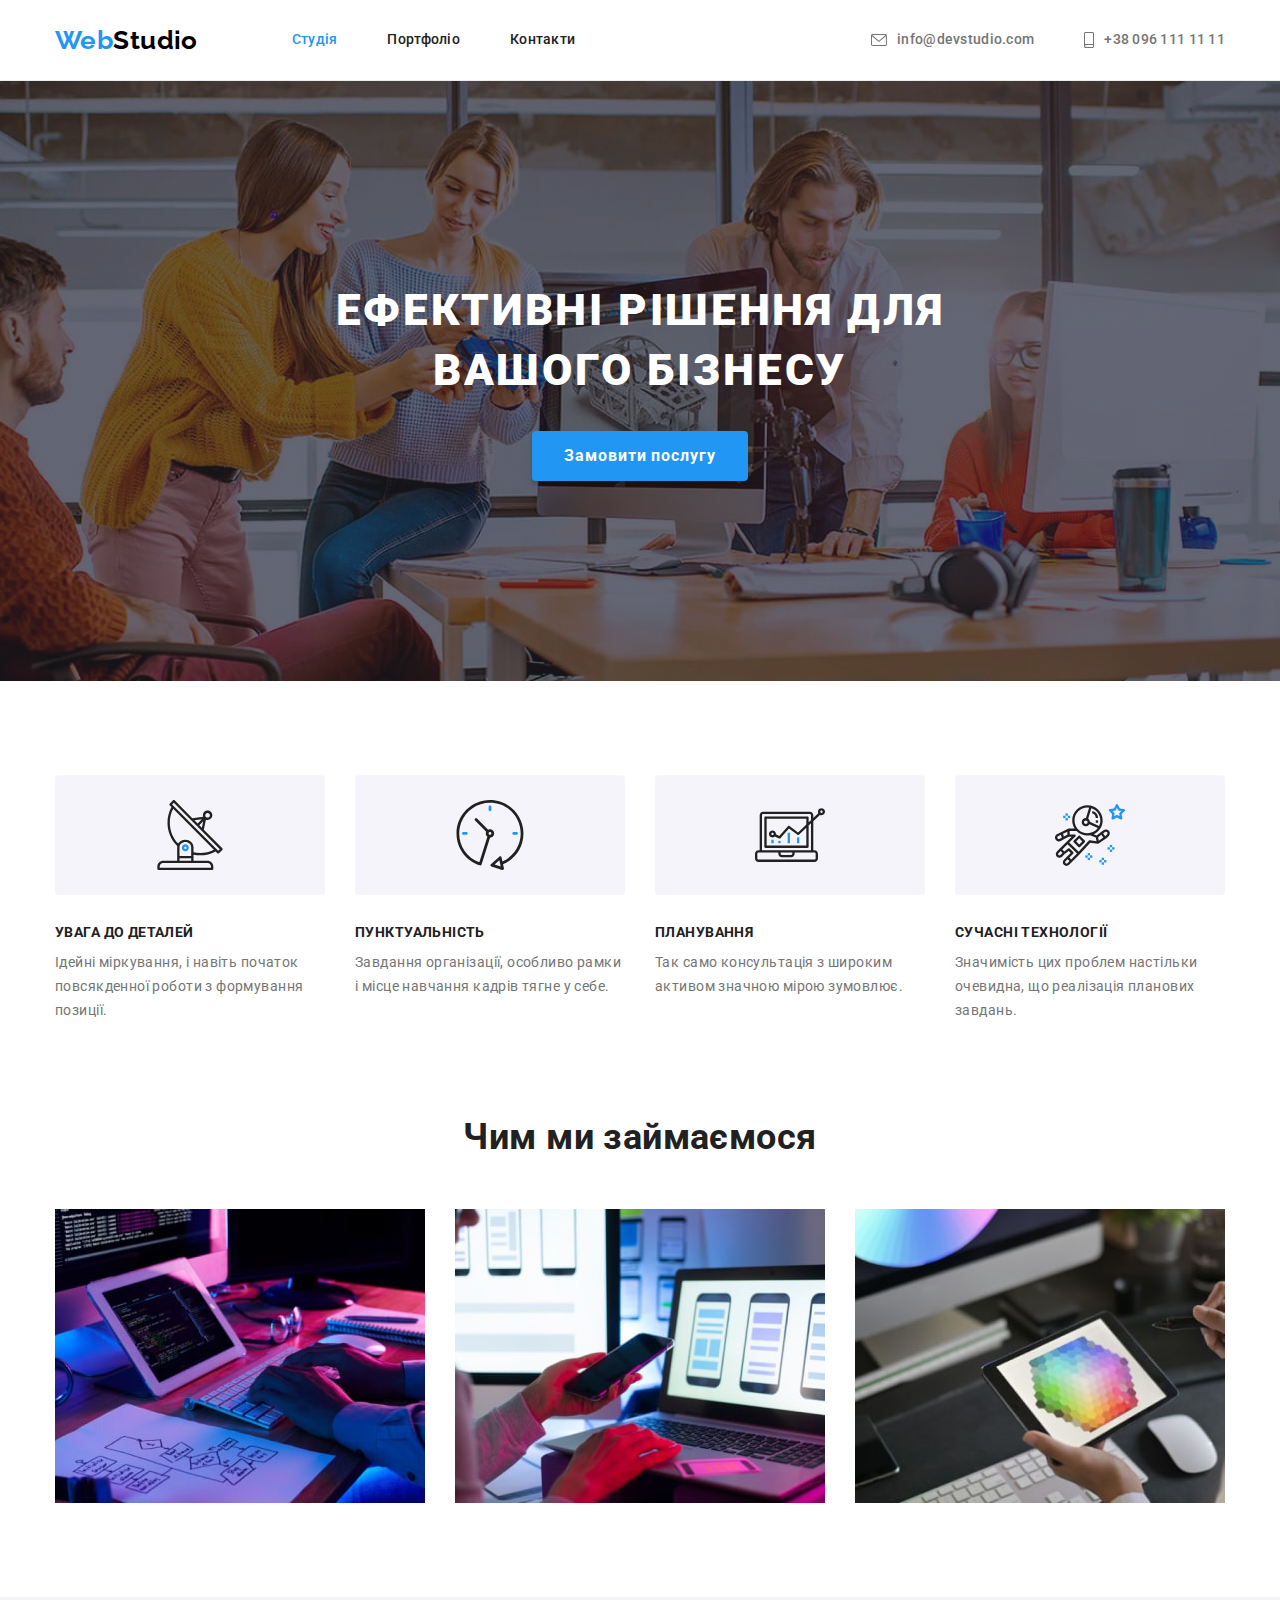
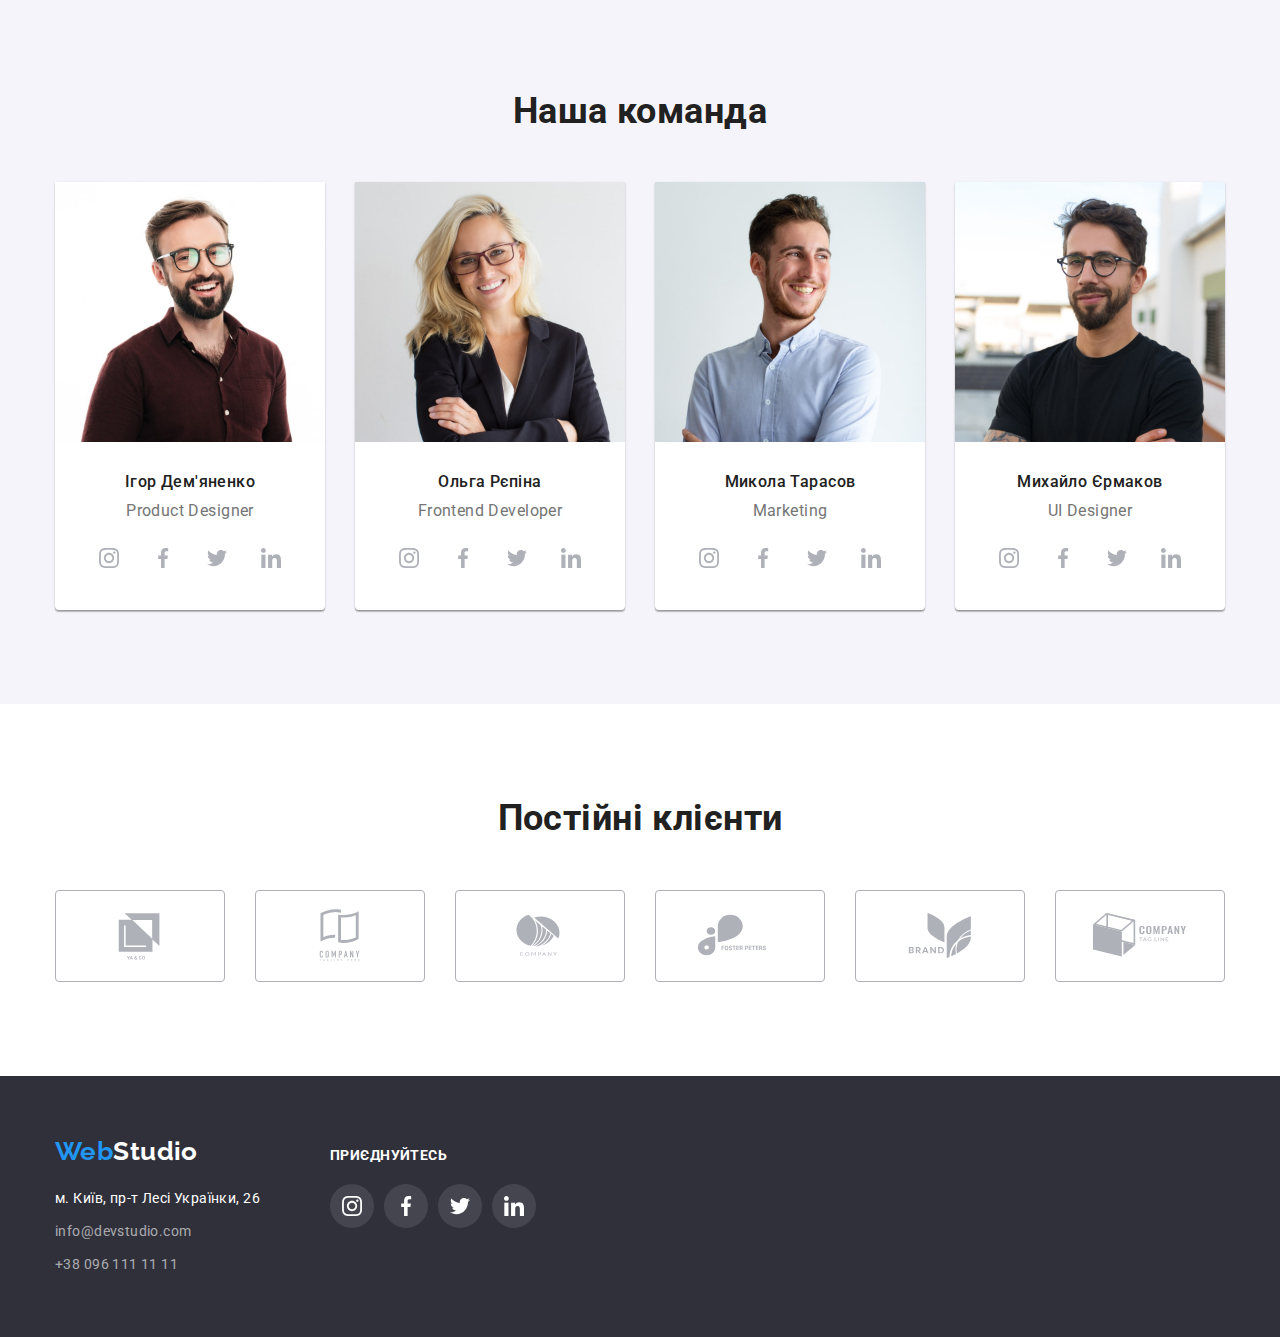
<file: index.html>
<!DOCTYPE html>
<html lang="uk">
	<head>
		<meta charset="UTF-8" />
		<meta http-equiv="X-UA-Compatible" content="IE=edge" />
		<meta name="viewport" content="width=device-width, initial-scale=1.0" />
		<title>Студія</title>
		<link
			rel="stylesheet"
			href="https://cdnjs.cloudflare.com/ajax/libs/modern-normalize/1.1.0/modern-normalize.min.css"
		/>
		<link rel="preconnect" href="https://fonts.googleapis.com" />
		<link rel="preconnect" href="https://fonts.gstatic.com" crossorigin />
		<link
			href="https://fonts.googleapis.com/css2?family=Raleway:wght@700&family=Roboto:wght@400;500;700;900&display=swap"
			rel="stylesheet"
		/>
		<link rel="stylesheet" href="./css/styles.css" />
	</head>

	<body>
		<header class="header">
			<div class="container main-nav">
				<nav class="site-nav">
					<a href="./index.html" class="logo" lang="en">
						Web<span class="logo-header">Studio</span>
					</a>

					<ul class="site-nav list">
						<li class="item">
							<a href="./index.html" class="nav-link link current">Студія</a>
						</li>
						<li class="item">
							<a href="./portfolio.html" class="nav-link link">Портфоліо</a>
						</li>
						<li class="item">
							<a href="#" class="nav-link link">Контакти</a>
						</li>
					</ul>
				</nav>

				<ul class="header-contacts list">
					<li class="item">
						<a href="mailto:info@devstudio.com" class="header-mail link">
							<svg width="16px" height="12px" class="icon">
								<use href="./images/icons.svg#mail"></use>
							</svg>info@devstudio.com
						</a>
					</li>
					<li class="item">
						<a href="tel:+380961111111" class="header-phone link">
							<svg width="10px" height="16px" class="icon">
								<use href="./images/icons.svg#smartphone"></use>
							</svg>+38 096 111 11 11
						</a>
					</li>
				</ul>
			</div>
		</header>

		<main>
			<section class="hero">
				<div class="container">
					<h1 class="hero-title">Ефективні рішення для вашого бізнесу</h1>
					<button type="button" class="hero-button">Замовити послугу</button>
				</div>
			</section>

			<section class="section">
				<div class="container">
					<h2 class="features-title visually-hidden">Особливості</h2>
					<ul class="features list">
						<li class="item">
							<div class="features-icon">
								<svg width="70" height="70"><use href="./images/icons.svg#antenna"></use></svg>
							</div>
							<h3 class="features-subtitle">Увага до деталей</h3>
							<p class="features-text">
								Ідейні міркування, і навіть початок повсякденної роботи з формування позиції.
							</p>
						</li>
						<li class="item">
							<div class="features-icon">
								<svg width="70" height="70"><use href="./images/icons.svg#clock"></use></svg>
							</div>
							<h3 class="features-subtitle">Пунктуальність</h3>
							<p class="features-text">
								Завдання організації, особливо рамки і місце навчання кадрів тягне у себе.
							</p>
						</li>
						<li class="item">
							<div class="features-icon">
								<svg width="70" height="70"><use href="./images/icons.svg#diagram"></use></svg>
							</div>
							<h3 class="features-subtitle">Планування</h3>
							<p class="features-text">
								Так само консультація з широким активом значною мірою зумовлює.
							</p>
						</li>
						<li class="item">
							<div class="features-icon">
								<svg width="70" height="70"><use href="./images/icons.svg#astronaut"></use></svg>
							</div>
							<h3 class="features-subtitle">Сучасні технології</h3>
							<p class="features-text">
								Значимість цих проблем настільки очевидна, що реалізація планових завдань.
							</p>
						</li>
					</ul>
				</div>
			</section>

			<section class="section no-padding-top">
				<div class="container">
					<h2 class="activities-title">Чим ми займаємося</h2>
					<ul class="activities list">
						<li class="item">
							<img
								src="./images/activities-1.jpg"
								alt="друкує на клавіатурі"
								width="370"
								height="294"
							/>
						</li>
						<li class="item">
							<img
								src="./images/activities-2.jpg"
								alt="людина дивиться на екран з макетами"
								width="370"
								height="294"
							/>
						</li>
						<li class="item">
							<img
								src="./images/activities-3.jpg"
								alt="обирає колір на планшеті"
								width="370"
								height="294"
							/>
						</li>
					</ul>
				</div>
			</section>

			<section class="section team">
				<div class="container">
					<h2 class="team-title">Наша команда</h2>
					<ul class="team-list list">
						<li class="team-item">
							<img src="./images/team-member-1.jpg" alt="чоловік" width="270" height="260" />
							<div class="team-content">
								<h3 class="team-subtitle">Ігор Дем'яненко</h3>
								<p lang="en" class="team-text">Product Designer</p>
								<ul class="list social-list">
									<li class="list-item">
										<a href="" class="link social-link">
											<svg width="20" height="20" class="icon">
												<use href="./images/icons.svg#instagram"></use>
											</svg>
										</a>
									</li>
									<li class="list-item">
										<a href="" class="link social-link">
											<svg width="20" height="20" class="icon">
												<use href="./images/icons.svg#facebook"></use>
											</svg>
										</a>
									</li>
									<li class="list-item">
										<a href="" class="link social-link">
											<svg width="20" height="20" class="icon">
												<use href="./images/icons.svg#twitter"></use>
											</svg>
										</a>
									</li>
									<li class="list-item">
										<a href="" class="link social-link">
											<svg width="20" height="20" class="icon">
												<use href="./images/icons.svg#linkedin"></use>
											</svg>
										</a>
									</li>
								</ul>
							</div>
						</li>
						<li class="team-item">
							<img src="./images/team-member-2.jpg" alt="жінка" width="270" height="260" />
							<div class="team-content">
								<h3 class="team-subtitle">Ольга Рєпіна</h3>
								<p lang="en" class="team-text">Frontend Developer</p>
								<ul class="list social-list">
									<li class="list-item">
										<a href="" class="link social-link">
											<svg width="20" height="20" class="icon">
												<use href="./images/icons.svg#instagram"></use>
											</svg>
										</a>
									</li>
									<li class="list-item">
										<a href="" class="link social-link">
											<svg width="20" height="20" class="icon">
												<use href="./images/icons.svg#facebook"></use>
											</svg>
										</a>
									</li>
									<li class="list-item">
										<a href="" class="link social-link">
											<svg width="20" height="20" class="icon">
												<use href="./images/icons.svg#twitter"></use>
											</svg>
										</a>
									</li>
									<li class="list-item">
										<a href="" class="link social-link">
											<svg width="20" height="20" class="icon">
												<use href="./images/icons.svg#linkedin"></use>
											</svg>
										</a>
									</li>
								</ul>
							</div>
						</li>
						<li class="team-item">
							<img src="./images/team-member-3.jpg" alt="чоловік" width="270" height="260" />
							<div class="team-content">
								<h3 class="team-subtitle">Микола Тарасов</h3>
								<p lang="en" class="team-text">Marketing</p>
								<ul class="list social-list">
									<li class="list-item">
										<a href="" class="link social-link">
											<svg width="20" height="20" class="icon">
												<use href="./images/icons.svg#instagram"></use>
											</svg>
										</a>
									</li>
									<li class="list-item">
										<a href="" class="link social-link">
											<svg width="20" height="20" class="icon">
												<use href="./images/icons.svg#facebook"></use>
											</svg>
										</a>
									</li>
									<li class="list-item">
										<a href="" class="link social-link">
											<svg width="20" height="20" class="icon">
												<use href="./images/icons.svg#twitter"></use>
											</svg>
										</a>
									</li>
									<li class="list-item">
										<a href="" class="link social-link">
											<svg width="20" height="20" class="icon">
												<use href="./images/icons.svg#linkedin"></use>
											</svg>
										</a>
									</li>
								</ul>
							</div>
						</li>
						<li class="team-item">
							<img src="./images/team-member-4.jpg" alt="чоловік" width="270" height="260" />
							<div class="team-content">
								<h3 class="team-subtitle">Михайло Єрмаков</h3>
								<p lang="en" class="team-text">UI Designer</p>
								<ul class="list social-list">
									<li class="list-item">
										<a href="" class="link social-link">
											<svg width="20" height="20" class="icon">
												<use href="./images/icons.svg#instagram"></use>
											</svg>
										</a>
									</li>
									<li class="list-item">
										<a href="" class="link social-link">
											<svg width="20" height="20" class="icon">
												<use href="./images/icons.svg#facebook"></use>
											</svg>
										</a>
									</li>
									<li class="list-item">
										<a href="" class="link social-link">
											<svg width="20" height="20" class="icon">
												<use href="./images/icons.svg#twitter"></use>
											</svg>
										</a>
									</li>
									<li class="list-item">
										<a href="" class="link social-link">
											<svg width="20" height="20" class="icon">
												<use href="./images/icons.svg#linkedin"></use>
											</svg>
										</a>
									</li>
								</ul>
							</div>
						</li>
					</ul>
				</div>
			</section>

			<section class="section">
				<div class="container">
					<h2 class="clients-title">Постійні клієнти</h2>
					<ul class="list clients-list">
						<li class="list-item">
							<a href="" class="link clients-link">
								<svg width="106" height="60" class="icon">
									<use href="./images/icons.svg#Logo"></use>
								</svg>
							</a>
						</li>
						<li class="list-item">
							<a href="" class="link clients-link">
								<svg width="106" height="60" class="icon">
									<use href="./images/icons.svg#Logo-1"></use>
								</svg>
							</a>
						</li>
						<li class="list-item">
							<a href="" class="link clients-link">
								<svg width="106" height="60" class="icon">
									<use href="./images/icons.svg#Logo-2"></use>
								</svg>
							</a>
						</li>
						<li class="list-item">
							<a href="" class="link clients-link">
								<svg width="106" height="60" class="icon">
									<use href="./images/icons.svg#Logo-3"></use>
								</svg>
							</a>
						</li>
						<li class="list-item">
							<a href="" class="link clients-link">
								<svg width="106" height="60" class="icon">
									<use href="./images/icons.svg#Logo-4"></use>
								</svg>
							</a>
						</li>
						<li class="list-item">
							<a href="" class="link clients-link">
								<svg width="106" height="60" class="icon">
									<use href="./images/icons.svg#Logo-5"></use>
								</svg>
							</a>
						</li>
					</ul>
				</div>
			</section>
		</main>

		<footer class="footer">
			<div class="container footer-info">
				<div class="address">
					<a href="#" class="logo link" lang="en">
						Web<span class="logo-footer">Studio</span>
					</a>
					<address>
						<ul class="address-list list">
							<li class="item">
								<a
									href="https://goo.gl/maps/oowRSP1f97N3DCgt7"
									target="_blank"
									class="footer-address link"
									rel="noopener noreferrer"
								>
									м. Київ, пр-т Лесі Українки, 26
								</a>
							</li>
							<li class="item">
								<a href="mailto:info@devstudio.com" class="footer-mail link">info@devstudio.com</a>
							</li>
							<li class="item">
								<a href="tel:+380961111111" class="footer-phone link">+38 096 111 11 11</a>
							</li>
						</ul>
					</address>
				</div>
				<div class="social">
					<p class="social-text">приєднуйтесь</p>
					<ul class="list social-list">
						<li class="list-item">
							<a href="" class="link social-link">
								<svg width="20" height="20" class="icon">
									<use href="./images/icons.svg#instagram"></use>
								</svg>
							</a>
						</li>
						<li class="list-item">
							<a href="" class="link social-link">
								<svg width="20" height="20" class="icon">
									<use href="./images/icons.svg#facebook"></use>
								</svg>
							</a>
						</li>
						<li class="list-item">
							<a href="" class="link social-link">
								<svg width="20" height="20" class="icon">
									<use href="./images/icons.svg#twitter"></use>
								</svg>
							</a>
						</li>
						<li class="list-item">
							<a href="" class="link social-link">
								<svg width="20" height="20" class="icon">
									<use href="./images/icons.svg#linkedin"></use>
								</svg>
							</a>
						</li>
					</ul>
				</div>
			</div>
		</footer>
	</body>
</html>
</file>
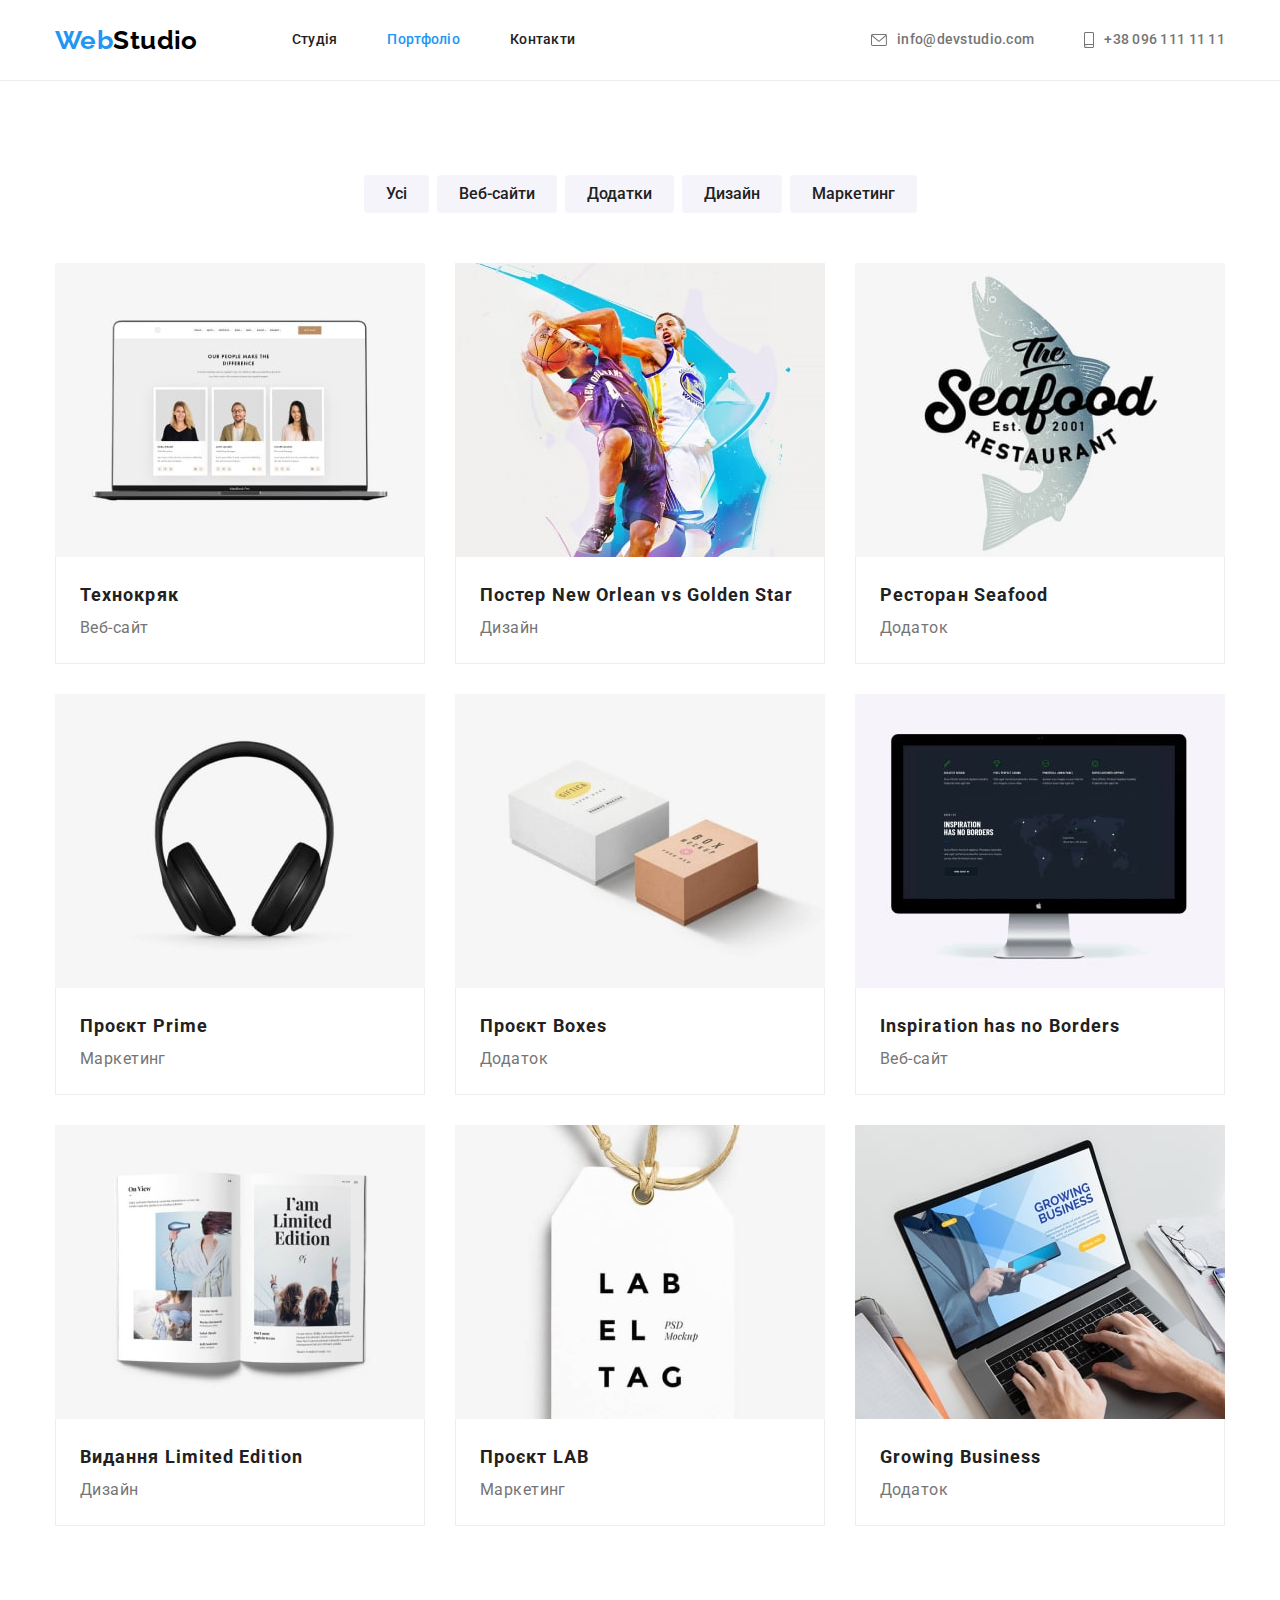
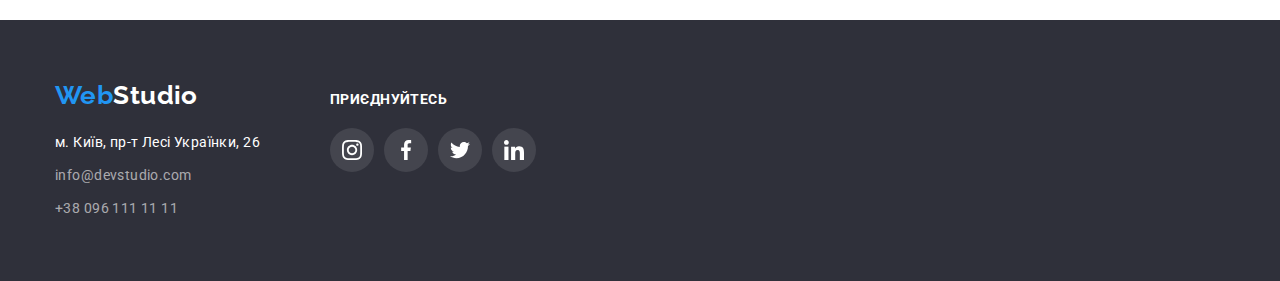
<file: portfolio.html>
<!DOCTYPE html>
<html lang="uk">
	<head>
		<meta charset="UTF-8" />
		<meta http-equiv="X-UA-Compatible" content="IE=edge" />
		<meta name="viewport" content="width=device-width, initial-scale=1.0" />
		<title>Портфоліо</title>
		<link
			rel="stylesheet"
			href="https://cdnjs.cloudflare.com/ajax/libs/modern-normalize/1.1.0/modern-normalize.min.css"
		/>
		<link rel="preconnect" href="https://fonts.googleapis.com" />
		<link rel="preconnect" href="https://fonts.gstatic.com" crossorigin />
		<link
			href="https://fonts.googleapis.com/css2?family=Raleway:wght@700&family=Roboto:wght@400;500;700;900&display=swap"
			rel="stylesheet"
		/>
		<link rel="stylesheet" href="./css/styles.css" />
	</head>

	<body>
		<header class="header">
			<div class="container main-nav">
				<nav class="site-nav">
					<a href="./index.html" class="logo" lang="en">
						Web<span class="logo-header">Studio</span>
					</a>

					<ul class="site-nav list">
						<li class="item">
							<a href="./index.html" class="nav-link link">Студія</a>
						</li>
						<li class="item">
							<a href="./portfolio.html" class="nav-link link current">Портфоліо</a>
						</li>
						<li class="item">
							<a href="#" class="nav-link link">Контакти</a>
						</li>
					</ul>
				</nav>

				<ul class="header-contacts list">
					<li class="item">
						<a href="mailto:info@devstudio.com" class="header-mail link">
							<svg width="16px" height="12px" class="icon">
								<use href="./images/icons.svg#mail"></use>
							</svg>info@devstudio.com
						</a>
					</li>
					<li class="item">
						<a href="tel:+380961111111" class="header-phone link">
							<svg width="10px" height="16px" class="icon">
								<use href="./images/icons.svg#smartphone"></use>
							</svg>+38 096 111 11 11
						</a>
					</li>
				</ul>
			</div>
		</header>

		<main>
			<section class="section">
				<div class="container">
					<h1 class="portfolio-title visually-hidden">Портфоліо</h1>
					<ul class="btn-nav list">
						<li><button type="button" class="button-portfolio">Усі</button></li>
						<li>
							<button type="button" class="button-portfolio">Веб-сайти</button>
						</li>
						<li>
							<button type="button" class="button-portfolio">Додатки</button>
						</li>
						<li>
							<button type="button" class="button-portfolio">Дизайн</button>
						</li>
						<li>
							<button type="button" class="button-portfolio">Маркетинг</button>
						</li>
					</ul>

					<ul class="work-list list">
						<li class="portfolio-item">
							<a href="" class="link">
								<img src="./images/example-1.jpg" alt="" width="370" height="294" />
								<div class="portfolio-contents">
									<h2 class="portfolio-subtitle">Технокряк</h2>
									<p class="portfolio-text">Веб-сайт</p>
								</div>
							</a>
						</li>
						<li class="portfolio-item">
							<a href="" class="link">
								<img src="./images/example-2.jpg" alt="" width="370" height="294" />
								<div class="portfolio-contents">
									<h2 class="portfolio-subtitle">Постер New Orlean vs Golden Star</h2>
									<p class="portfolio-text">Дизайн</p>
								</div>
							</a>
						</li>
						<li class="portfolio-item">
							<a href="" class="link">
								<img src="./images/example-3.jpg" alt="" width="370" height="294" />
								<div class="portfolio-contents">
									<h2 class="portfolio-subtitle">Ресторан Seafood</h2>
									<p class="portfolio-text">Додаток</p>
								</div>
							</a>
						</li>
						<li class="portfolio-item">
							<a href="" class="link">
								<img src="./images/example-4.jpg" alt="" width="370" height="294" />
								<div class="portfolio-contents">
									<h2 class="portfolio-subtitle">Проєкт Prime</h2>
									<p class="portfolio-text">Маркетинг</p>
								</div>
							</a>
						</li>
						<li class="portfolio-item">
							<a href="" class="link">
								<img src="./images/example-5.jpg" alt="" width="370" height="294" />
								<div class="portfolio-contents">
									<h2 class="portfolio-subtitle">Проєкт Boxes</h2>
									<p class="portfolio-text">Додаток</p>
								</div>
							</a>
						</li>
						<li class="portfolio-item">
							<a href="" class="link">
								<img src="./images/example-6.jpg" alt="" width="370" height="294" />
								<div class="portfolio-contents">
									<h2 class="portfolio-subtitle">Inspiration has no Borders</h2>
									<p class="portfolio-text">Веб-сайт</p>
								</div>
							</a>
						</li>
						<li class="portfolio-item">
							<a href="" class="link">
								<img src="./images/example-7.jpg" alt="" width="370" height="294" />
								<div class="portfolio-contents">
									<h2 class="portfolio-subtitle">Видання Limited Edition</h2>
									<p class="portfolio-text">Дизайн</p>
								</div>
							</a>
						</li>
						<li class="portfolio-item">
							<a href="" class="link">
								<img src="./images/example-8.jpg" alt="" width="370" height="294" />
								<div class="portfolio-contents">
									<h2 class="portfolio-subtitle">Проєкт LAB</h2>
									<p class="portfolio-text">Маркетинг</p>
								</div>
							</a>
						</li>
						<li class="portfolio-item">
							<a href="" class="link">
								<img src="./images/example-9.jpg" alt="" width="370" height="294" />
								<div class="portfolio-contents">
									<h2 class="portfolio-subtitle">Growing Business</h2>
									<p class="portfolio-text">Додаток</p>
								</div>
							</a>
						</li>
					</ul>
				</div>
			</section>
		</main>

		<footer class="footer">
			<div class="container footer-info">
				<div class="address">
					<a href="#" class="logo link" lang="en">
						Web<span class="logo-footer">Studio</span>
					</a>
					<address>
						<ul class="address-list list">
							<li class="item">
								<a
									href="https://goo.gl/maps/oowRSP1f97N3DCgt7"
									target="_blank"
									class="footer-address link"
									rel="noopener noreferrer"
								>
									м. Київ, пр-т Лесі Українки, 26
								</a>
							</li>
							<li class="item">
								<a href="mailto:info@devstudio.com" class="footer-mail link">info@devstudio.com</a>
							</li>
							<li class="item">
								<a href="tel:+380961111111" class="footer-phone link">+38 096 111 11 11</a>
							</li>
						</ul>
					</address>
				</div>
				<div class="social">
					<p class="social-text">приєднуйтесь</p>
					<ul class="list social-list">
						<li class="list-item">
							<a href="" class="link social-link">
								<svg width="20" height="20" class="icon">
									<use href="./images/icons.svg#instagram"></use>
								</svg>
							</a>
						</li>
						<li class="list-item">
							<a href="" class="link social-link">
								<svg width="20" height="20" class="icon">
									<use href="./images/icons.svg#facebook"></use>
								</svg>
							</a>
						</li>
						<li class="list-item">
							<a href="" class="link social-link">
								<svg width="20" height="20" class="icon">
									<use href="./images/icons.svg#twitter"></use>
								</svg>
							</a>
						</li>
						<li class="list-item">
							<a href="" class="link social-link">
								<svg width="20" height="20" class="icon">
									<use href="./images/icons.svg#linkedin"></use>
								</svg>
							</a>
						</li>
					</ul>
				</div>
			</div>
		</footer>
	</body>
</html>
</file>
<file: css/styles.css>
:root {
	--primaty-text-color: #757575;
	--logo-text-color: #000000;
	--accent-color: #2196f3;
	--primaty-white-color: #ffffff;
	--button-secondary-bg-color: #f5f4fa;
	--main-title-color: #212121;
	--hero-bg-color: #2f303a;
	--hero-btn-active-bgc: #188ce8;
	--footer-contacts-color: rgba(255, 255, 255, 0.6);
	--footer-social-bg-color: rgba(255, 255, 255, 0.1);
	--header-border: #ececec;
	--portfolio-content-border: #eeeeee;
	--clients-primary-color: #afb1b8;
}

body {
	color: var(--primaty-text-color);
	font-family: Roboto, sans-serif;
	letter-spacing: 0.03em;
	font-size: 14px;
	background-color: var(--primaty-white-color);
}

h1,
h2,
h3,
h4,
h5,
h6,
p {
	margin: 0;
}

img {
	display: block;
	max-width: 100%;
	height: auto;
}

.container {
	width: 1200px;
	padding: 0 15px;
	margin: 0 auto;
}

.list {
	padding: 0;
	margin: 0;
	list-style: none;
}

.link {
	text-decoration: none;
}

.icon {
	fill: currentColor;
}

.visually-hidden {
	position: absolute;
	white-space: nowrap;
	width: 1px;
	height: 1px;
	overflow: hidden;
	border: 0;
	padding: 0;
	clip: rect(0 0 0 0);
	clip-path: inset(50%);
	margin: -1px;
}

.section.no-padding-top {
	padding-top: 0;
}

.section {
	padding-top: 94px;
	padding-bottom: 94px;
}

.header {
	border-bottom: 1px solid var(--header-border);
}

.main-nav {
	display: flex;
	align-items: center;
}

.site-nav,
.header-contacts {
	display: flex;
	align-items: center;
}

.site-nav .item:not(:last-child),
.header-contacts .item:not(:last-child) {
	margin-right: 50px;
}

.site-nav .link,
.header-contacts .link {
	display: flex;
	align-items: center;
	padding-top: 32px;
	padding-bottom: 32px;
}

.header-contacts .icon {
	fill: currentColor;
	margin-right: 10px;
}

.header-contacts {
	margin-left: auto;
}

.header .logo {
	margin-right: 94px;
}

.logo {
	color: var(--accent-color);
	text-decoration: none;
	font-family: Raleway, sans-serif;
	font-weight: 700;
	font-size: 26px;
	line-height: 1.19;
}

.logo .logo-header {
	color: var(--logo-text-color);
}

.nav-link {
	color: var(--main-title-color);
	font-weight: 500;
	line-height: 1.14;
	letter-spacing: 0.02em;
}

.nav-link.current {
	color: var(--accent-color);
}

.nav-link:hover,
.nav-link:focus,
.header-mail:hover,
.header-mail:focus,
.header-phone:hover,
.header-phone:focus,
.footer-mail:hover,
.footer-mail:focus,
.footer-phone:hover,
.footer-phone:focus,
.footer-address:hover,
.footer-address:focus {
	color: var(--accent-color);
}

.header-phone,
.header-mail {
	color: var(--primaty-text-color);
	font-weight: 500;
	line-height: 1.14;
	letter-spacing: 0.02em;
}

.hero {
	height: 600px;
	max-width: 1600px;
	margin: 0 auto;

	background-image: linear-gradient(to right, rgba(47, 48, 58, 0.4), rgba(47, 48, 58, 0.4)),
		url(../images/hero-bg.jpg);
	background-size: cover;
	background-repeat: no-repeat;
	background-position: center;

	background-color: var(--hero-bg-color);
	text-align: center;
	padding-top: 200px;
	padding-bottom: 200px;
}

.hero-title {
	margin: 0 auto 30px auto;
	width: 696px;

	color: var(--primaty-white-color);
	font-weight: 900;
	font-size: 44px;
	line-height: 1.36;
	text-align: center;
	letter-spacing: 0.06em;
	text-transform: uppercase;
}

.hero-button {
	box-shadow: 0px 4px 4px rgba(0, 0, 0, 0.15);
	border-radius: 4px;
	padding: 10px 32px;
	min-width: 216px;
	border: 0;

	color: var(--primaty-white-color);
	font-family: inherit;
	font-weight: 700;
	font-size: 16px;
	line-height: 1.88;
	text-align: center;
	letter-spacing: 0.06em;

	background-color: var(--accent-color);
	cursor: pointer;
}

.hero-button:hover,
.hero-button:focus {
	background-color: var(--hero-btn-active-bgc);
}

.features {
	display: flex;
	flex-wrap: wrap;
	gap: 30px;
}

.features .item {
	flex-basis: calc((100% - 90px) / 4);
}

.features-icon {
	display: flex;
	justify-content: center;
	align-items: center;
	height: 120px;
	margin-bottom: 30px;

	background-color: var(--button-secondary-bg-color);
	border-radius: 4px;
}

.item.antenna::before {
	background-image: url(../images/antenna.png);
}

.item.clock::before {
	background-image: url(../images/clock.png);
}

.item.diagram::before {
	background-image: url(../images/diagram.png);
}

.item.astronaut::before {
	background-image: url(../images/astronaut.png);
}

.features-subtitle {
	margin-top: 0;
	margin-bottom: 10px;

	font-weight: 700;
	line-height: 1.14;
	font-size: 14px;
	text-transform: uppercase;
	color: var(--main-title-color);
}
.features-text {
	margin: 0;
	line-height: 1.71;
}

.activities {
	display: flex;
	flex-wrap: wrap;
	gap: 30px;
}

.activities .item {
	flex-basis: calc((100% - 60px) / 3);
}

.activities-title,
.team-title,
.clients-title {
	margin-top: 0;
	margin-bottom: 50px;

	font-weight: 700;
	font-size: 36px;
	line-height: 1.16;
	text-align: center;
	color: var(--main-title-color);
}

.team {
	background-color: var(--button-secondary-bg-color);
}

.team-list {
	display: flex;
	flex-wrap: wrap;
	gap: 30px;
}

.team-item {
	flex-basis: calc((100% - 90px) / 4);

	box-shadow: 0px 1px 3px rgba(0, 0, 0, 0.12), 0px 1px 1px rgba(0, 0, 0, 0.14),
		0px 2px 1px rgba(0, 0, 0, 0.2);
	border-radius: 0px 0px 4px 4px;
	background-color: var(--primaty-white-color);
}

.team-subtitle {
	display: block;
	margin-bottom: 10px;

	font-weight: 500;
	font-size: 16px;
	line-height: 1.19;
	text-align: center;
	color: var(--main-title-color);
}

.team-content {
	padding-top: 30px;
	padding-bottom: 30px;
}

.team-text {
	margin-bottom: 16px;

	font-size: 16px;
	line-height: 1.19;
	text-align: center;
}

.team-item .social-list,
.footer .social-list {
	display: flex;
	justify-content: center;
	gap: 10px;
}

.team-item .list-item {
	width: 44px;
	height: 44px;
}

.team-item .social-link {
	display: flex;
	align-items:center;
	justify-content: center;
	width: 100%;
	height: 100%;

	border-radius: 50%;
	background-color: var(--primaty-white-color);
	color: var(--clients-primary-color);
}

.team-item .social-link:hover,
.team-item .social-link:focus {
	background-color: var(--accent-color);
	color: var(--primaty-white-color);
}

.clients-list {
	display: flex;
	gap: 30px;
}

.clients-list .list-item {
	flex-basis: calc((100% - 150px) / 6);
	height: 92px;
}

.clients-link {
	display: flex;
	justify-content: center;
	align-items: center;
	width: 100%;
	height: 100%;

	border-radius: 4px;
	border: 1px solid var(--clients-primary-color);
	color: var(--clients-primary-color);
}

.clients-link:hover,
.clients-link:focus {
	border: 1px solid var(--accent-color);
	color: var(--accent-color);
}

.footer-info {
	display: flex;
	gap: 70px;
	align-items: baseline;
}

.logo .logo-footer {
	color: var(--primaty-white-color);
}

.footer {
	background-color: var(--hero-bg-color);
	padding-top: 60px;
	padding-bottom: 60px;
}

.footer .logo {
	display: block;
	margin-bottom: 20px;
}

.footer-address {
	font-style: normal;
	line-height: 1.71;
	color: var(--primaty-white-color);
}

.footer-mail,
.footer-phone {
	font-style: normal;
	line-height: 1.71;
	color: var(--footer-contacts-color);
}

.address-list .item:not(:last-child) {
	margin-bottom: 9px;
}

.footer .social-text {
	margin-bottom: 20px;

	font-weight: 700;
	line-height: 1.14;
	text-transform: uppercase;
	color: var(--primaty-white-color);
}

.footer .list-item {
	width: 44px;
	height: 44px;
}

.footer .social-link {
	display: flex;
	justify-content: center;
	align-items: center;
	width: 100%;
	height: 100%;

	border-radius: 50%;
	background-color: var(--footer-social-bg-color);
	color: var(--primaty-white-color);
}

.footer .social-link:hover,
.footer .social-link:focus {
	background-color: var(--accent-color);
}

.button-portfolio {
	padding: 6px 22px;
	border-radius: 4px;
	border: 0;

	font-family: Roboto, sans-serif;
	background-color: var(--button-secondary-bg-color);
	font-weight: 500;
	font-size: 16px;
	line-height: 1.62;
	text-align: center;
	color: var(--main-title-color);

	cursor: pointer;
}

.button-portfolio:hover,
.button-portfolio:focus {
	color: var(--primaty-white-color);
	background-color: var(--accent-color);
	box-shadow: 0px 3px 1px rgba(0, 0, 0, 0.1), 0px 1px 2px rgba(0, 0, 0, 0.08),
		0px 2px 2px rgba(0, 0, 0, 0.12);
}

.portfolio-subtitle {
	font-weight: 700;
	font-size: 18px;
	line-height: 2;
	letter-spacing: 0.06em;
	color: var(--main-title-color);
}

.portfolio-text {
	font-size: 16px;
	line-height: 1.88;
	color: var(--primaty-text-color);
}

.btn-nav {
	display: flex;
	justify-content: center;
	margin-bottom: 50px;
	column-gap: 8px;
}

.work-list {
	display: flex;
	flex-wrap: wrap;
	gap: 30px;
}

.portfolio-contents {
	padding: 20px 24px;
	box-sizing: border-box;
	border-bottom: 1px solid var(--portfolio-content-border);
	border-left: 1px solid var(--portfolio-content-border);
	border-right: 1px solid var(--portfolio-content-border);
}

.portfolio-item .link:hover,
.portfolio-item .link:focus {
	display: block;
	box-shadow: 0px 1px 1px rgba(0, 0, 0, 0.12), 0px 4px 4px rgba(0, 0, 0, 0.06),
		1px 4px 6px rgba(0, 0, 0, 0.16);
}
</file>
